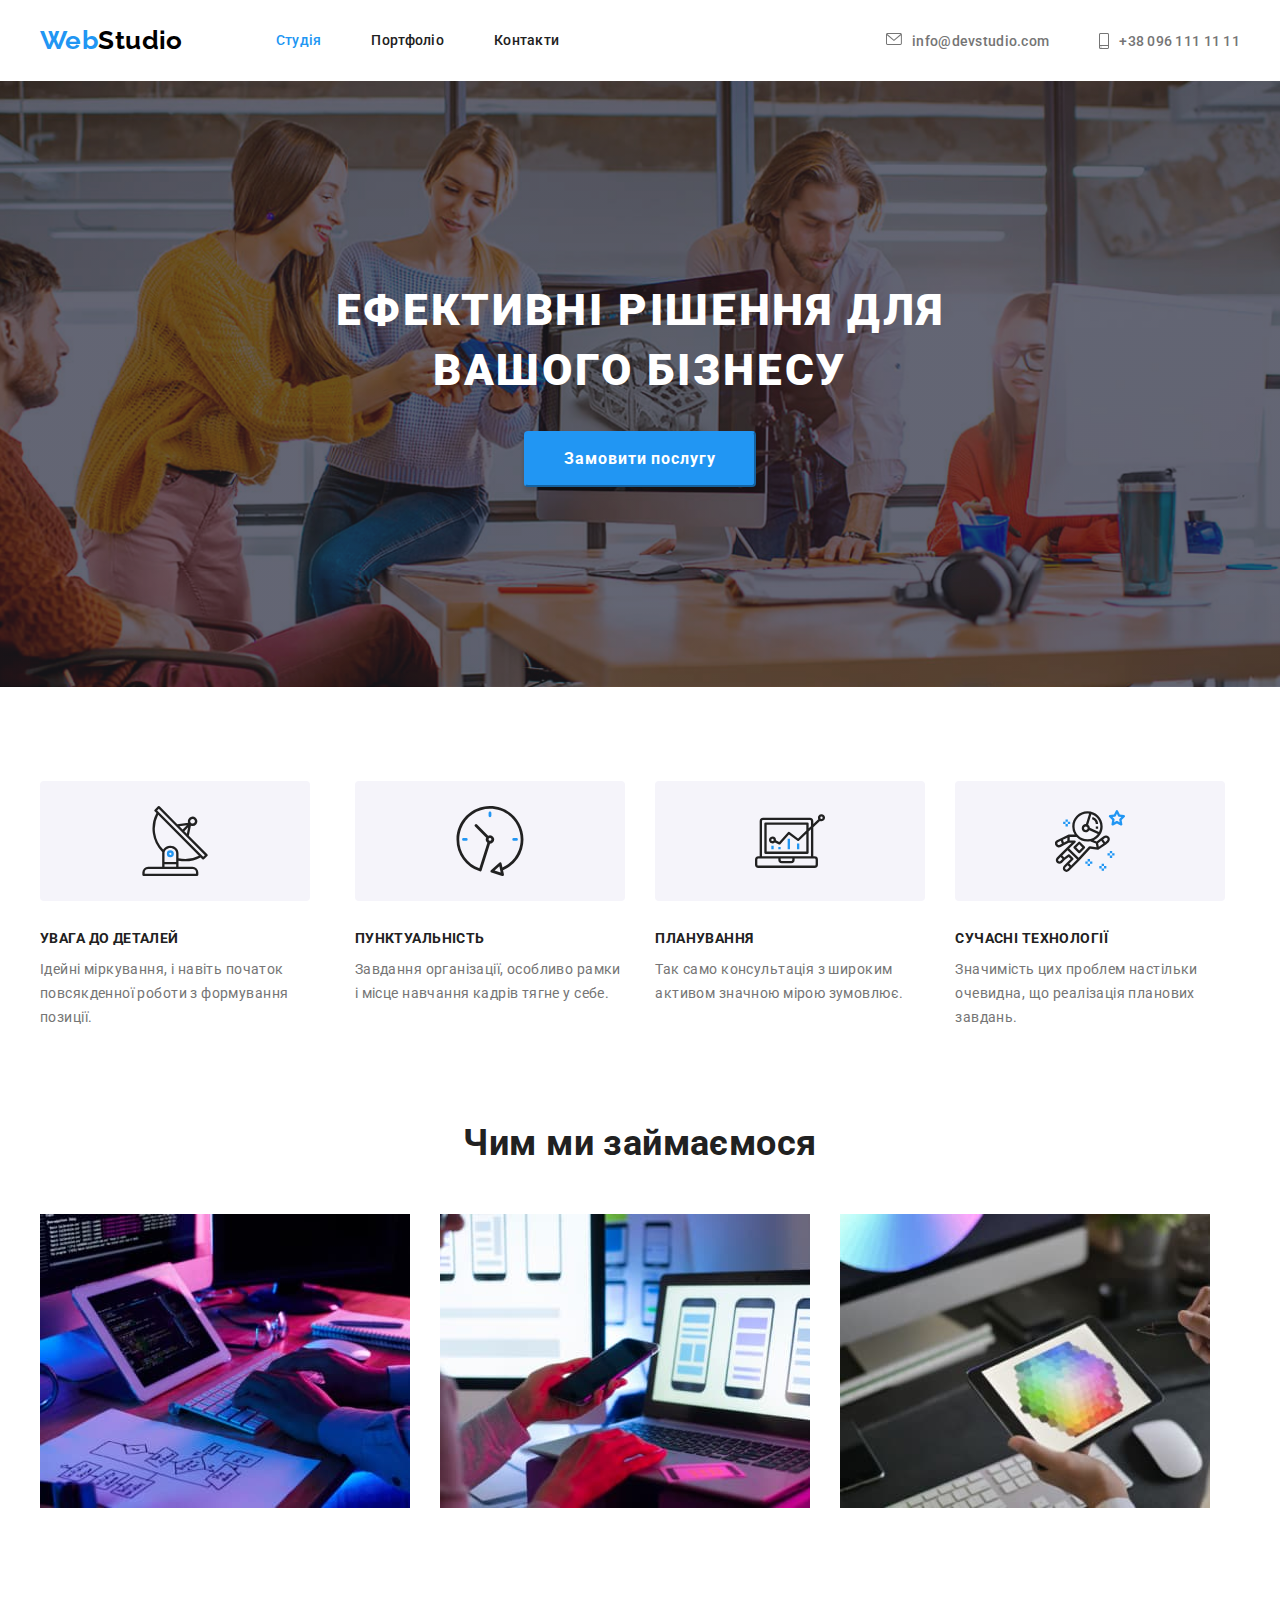
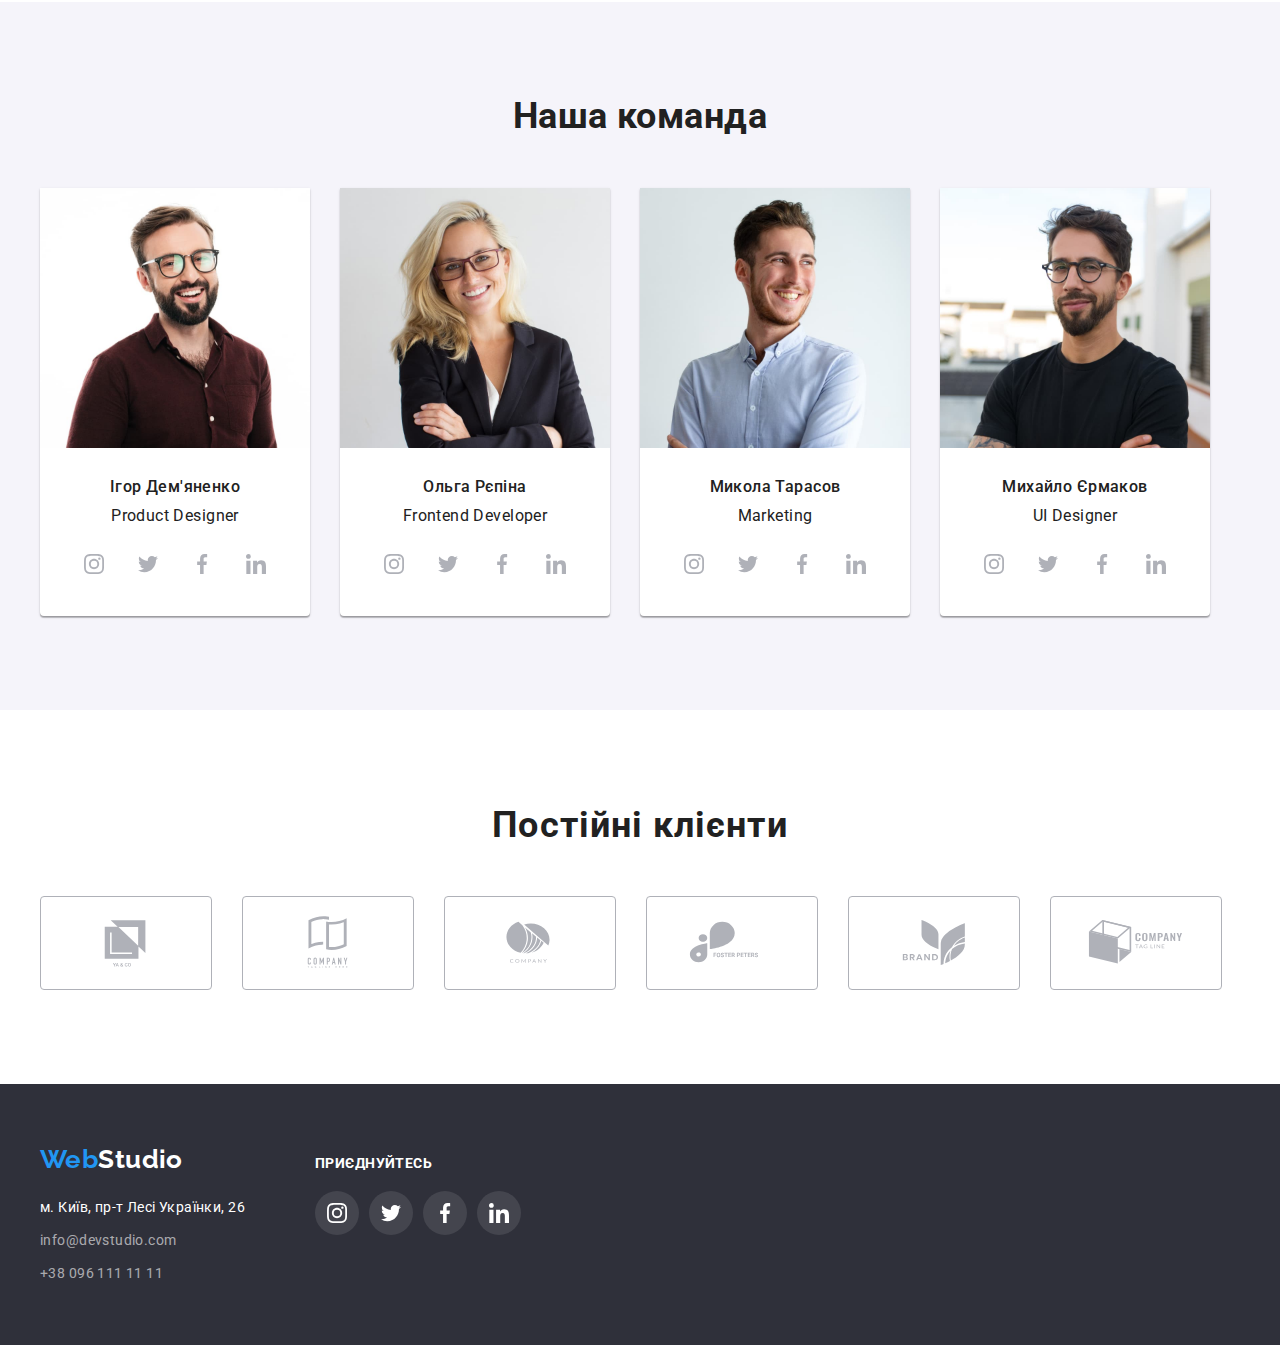
<file: index.html>
<!DOCTYPE html>
<html lang="uk">
<head>
    <meta charset="UTF-8">
    <meta http-equiv="X-UA-Compatible" content="IE=edge">
    <meta name="viewport" content="width=device-width, initial-scale=1.0">
    <title>WebStudio</title>
    <link rel="preconnect" href="https://fonts.googleapis.com">
    <link rel="preconnect" href="https://fonts.gstatic.com" crossorigin>
    <link href="https://fonts.googleapis.com/css2?family=Raleway:wght@700&family=Roboto:wght@400;500;700;900&display=swap"
        rel="stylesheet">
    <link rel="stylesheet" href="https://cdn.jsdelivr.net/npm/modern-normalize@1.1.0/modern-normalize.min.css">
    <link rel="stylesheet" href="./css/styles.css">
  </head>

<body>
    <!-- Верх сторінки з активними елементами -->
    <header class="header"> 
        <div class="div-header-content container">
                <a href="#" class="logotipe link"> <span class="header-text-web">Web</span><span class="header-text-studio">Studio</span> </a>
            <nav class="header-nav">
                
                <ul class="header-list list">
                    <li><a href="#" class="header-item link active-link" > Студія </a></li>
                    <li><a href="./portfolio.html" class="header-item link" >Портфоліо</a></li>
                    <li><a href="" class="header-item link" >Контакти</a></li>
                </ul>
            </nav>
            <ul class="header-list-adress list">
                <li>
                    <a href="mailto:info@devstudio.com" class="header-list-adress link">
                    <svg class="icon-mail" width="16" height="12">
                        <use href="./images/icons.svg#icon-mail"></use>
                    </svg>
                    info@devstudio.com
                    </a>
                </li>
                <li><a href="tel:+380961111111" class="header-list-adress link"> 
                    <svg class="icon-tel" width="10" height="16">
                        <use href="./images/icons.svg#icon-tel"></use>
                    </svg>
                    +38 096 111 11 11</a></li>
            </ul>
        </div>
    </header>

    <main>
        <!-- Шапка -->
        
        <section class="cap">
            <div class="div-cap container">
                <h1 class="cap-title">Ефективні рішення для <br>
                    вашого бізнесу</h1>
                <button class="cap-button" type="button"> Замовити послугу</button>
            </div>
        </section>
        
        <!-- Особливості -->
        <section class="features">

            <div class="div-features container">
            
                <h2 class="features-h2">Особливості</h2>

                <ul class="features-list list">
                    <li class="features-list-item">
                        <div class="div-features-icon">
                        <svg class="icon-antenna" width="70" height="70">
                            <use href="./images/icons.svg#icon-antenna"></use>
                        </svg>
                        </div>
                        <h3>УВАГА ДО ДЕТАЛЕЙ</h3>
                        <p> Ідейні міркування, і навіть початок повсякденної роботи з формування позиції.</p></li>
                                        
                    <li class="features-list-item">
                        <div class="div-features-icon">
                            <svg class="icon-clock" width="70" height="70">
                                <use href="./images/icons.svg#icon-clock"></use>
                            </svg>
                        </div>
                        <h3>ПУНКТУАЛЬНІСТЬ</h3>
                        <p> Завдання організації, особливо рамки і місце навчання кадрів тягне у себе.</p></li>
                            
                    <li class="features-list-item">
                        <div class="div-features-icon">
                            <svg class="icon-diagram" width="70" height="70">
                                <use href="./images/icons.svg#icon-diagram"></use>
                            </svg>
                        </div>
                        <h3>ПЛАНУВАННЯ</h3>
                        <p>Так само консультація з широким активом значною мірою зумовлює.</p></li>
                            
                    <li class="features-list-item">
                        <div class="div-features-icon">
                            <svg class="icon-astronaut" width="70" height="70">
                                <use href="./images/icons.svg#icon-astronaut"></use>
                            </svg>
                        </div>
                        <h3>СУЧАСНІ ТЕХНОЛОГІЇ</h3>
                        <p>Значимість цих проблем настільки очевидна, що реалізація планових завдань.</p></li>
                </ul>
            </div>
            </section>

        <!-- Чим ми займаємося -->
        <section class="we-do">
            <div class="div-we-do container">
                <h2 class="we-do-h2">Чим ми займаємося</h2>
                
                <ul class="we-do-list list">
                    <li><img src="./images/box1.jpg" alt="box1" width="370" height="294"></li>
                    <li><img src="./images/box2.jpg" alt="box2" width="370" height="294"></li>
                    <li><img src="./images/box3.jpg" alt="box3" width="370" height="294"></li>
                </ul>    
            </div>
        </section>
        
        <!-- Наша команда -->
        <section class="our-team">
        
            <div class="div-our-team container">
                <h2 class="our-team-h2">Наша команда</h2>
                
                <ul class="our-team-list list"> 
                    <li class="our-team-item">
                        <img src="./images/ProductDesigner.jpg" alt="Ігор Дем'яненко" width="270" height="260">
                        <div class="our-team-info">
                            <h3>Ігор Дем'яненко</h3>
                            <p> Product Designer</p>
                            <ul class="our-team-icon-list list">
                                <li>
                                    <a href="#" class="our-team-icon link">
                                        <svg class="icon-instagram" width="20" height="20">
                                            <use href="./images/icons.svg#icon-instagram"></use>
                                        </svg>
                                    </a>
                                </li>
                                    
                                <li>
                                    <a href="#" class="our-team-icon link">
                                        <svg class="icon-twitter" width="20" height="20">
                                            <use href="./images/icons.svg#icon-twitter"></use>
                                        </svg>
                                    </a>
                                </li>
                                    
                                <li>
                                <a href="#" class="our-team-icon link">
                                        <svg class="icon-facebook" width="20" height="20">
                                            <use href="./images/icons.svg#icon-facebook"></use>
                                        </svg>
                                    </a>
                                </li>
                                
                                <li>
                                <a href="#" class="our-team-icon link">
                                        <svg class="icon-linkedin" width="20" height="20">
                                            <use href="./images/icons.svg#icon-linkedin"></use>
                                        </svg>
                                    </a>
                                </li>
                            </ul> 
                                
                            
                        </div>

                        </li>
                    <li class="our-team-item">
                        <img src="./images/FrontendDeveloper.jpg" alt="Ольга Рєпіна" width="270" height="260">
                        <div class="our-team-info">
                            <h3>Ольга Рєпіна</h3>
                            <p>Frontend Developer</p>
                            <ul class="our-team-icon-list list">
                                <li>
                                    <a href="#" class="our-team-icon link">
                                        <svg class="icon-instagram" width="20" height="20">
                                            <use href="./images/icons.svg#icon-instagram"></use>
                                        </svg>
                                    </a>
                                </li>
                            
                                <li>
                                    <a href="#" class="our-team-icon link">
                                        <svg class="icon-twitter" width="20" height="20">
                                            <use href="./images/icons.svg#icon-twitter"></use>
                                        </svg>
                                    </a>
                                </li>
                            
                                <li>
                                    <a href="#" class="our-team-icon link">
                                        <svg class="icon-facebook" width="20" height="20">
                                            <use href="./images/icons.svg#icon-facebook"></use>
                                        </svg>
                                    </a>
                                </li>
                            
                                <li>
                                    <a href="#" class="our-team-icon link">
                                        <svg class="icon-linkedin" width="20" height="20">
                                            <use href="./images/icons.svg#icon-linkedin"></use>
                                        </svg>
                                    </a>
                                </li>
                            </ul>
                            
                        </div>
                        </li>
                    <li class="our-team-item">
                        <img src="./images/Marketing.jpg" alt="Микола Тарасов" width="270" height="260">
                        <div class="our-team-info">
                            <h3>Микола Тарасов</h3>
                            <p> Marketing</p>
                            <ul class="our-team-icon-list list">
                                <li>
                                    <a href="#" class="our-team-icon link">
                                        <svg class="icon-instagram" width="20" height="20">
                                            <use href="./images/icons.svg#icon-instagram"></use>
                                        </svg>
                                    </a>
                                </li>
                            
                                <li>
                                    <a href="#" class="our-team-icon link">
                                        <svg class="icon-twitter" width="20" height="20">
                                            <use href="./images/icons.svg#icon-twitter"></use>
                                        </svg>
                                    </a>
                                </li>
                            
                                <li>
                                    <a href="#" class="our-team-icon link">
                                        <svg class="icon-facebook" width="20" height="20">
                                            <use href="./images/icons.svg#icon-facebook"></use>
                                        </svg>
                                    </a>
                                </li>
                            
                                <li>
                                    <a href="#" class="our-team-icon link">
                                        <svg class="icon-linkedin" width="20" height="20">
                                            <use href="./images/icons.svg#icon-linkedin"></use>
                                        </svg>
                                    </a>
                                </li>
                            </ul>
                        </div>
                    </li>
                        <li class="our-team-item">
                                           
                        <img src="./images/UIDesigner.jpg" alt="Михайло Єрмаков" width="270" height="260">
                        <div class="our-team-info">
                            <h3>Михайло Єрмаков</h3>
                            <p>UI Designer</p>
                            <ul class="our-team-icon-list list">
                                <li>
                                    <a href="#" class="our-team-icon link">
                                        <svg class="icon-instagram" width="20" height="20">
                                            <use href="./images/icons.svg#icon-instagram"></use>
                                        </svg>
                                    </a>
                                </li>
                            
                                <li>
                                    <a href="#" class="our-team-icon link">
                                        <svg class="icon-twitter" width="20" height="20">
                                            <use href="./images/icons.svg#icon-twitter"></use>
                                        </svg>
                                    </a>
                                </li>
                            
                                <li>
                                    <a href="#" class="our-team-icon link">
                                        <svg class="icon-facebook" width="20" height="20">
                                            <use href="./images/icons.svg#icon-facebook"></use>
                                        </svg>
                                    </a>
                                </li>
                            
                                <li>
                                    <a href="#" class="our-team-icon link">
                                        <svg class="icon-linkedin" width="20" height="20">
                                            <use href="./images/icons.svg#icon-linkedin"></use>
                                        </svg>
                                    </a>
                                </li>
                            </ul>
                        </div>

                        </li>
                        
                        
                </ul>
            </div>
        </section>

        <!-- Regular customers Постійні клієнти -->

        <section class="regular-customers">
        
            <div class="div-regular-customers container">
                
                <h2 class="regular-customers-h2">Постійні клієнти</h2>
                
                <ul class="regular-customers-list list">
                    <li>
                        <a class="regular-customers-icon" href="">
                                                            
                                <svg class="icon-logo" width="106" height="60">
                                    <use href="./images/icons.svg#icon-logo"></use>
                                </svg>
                                
                        </a></li>
                    <li>
                        <a class="regular-customers-icon" href="">
                            
                            
                                <svg class="icon-logo-1" width="106" height="60">
                                    <use href="./images/icons.svg#icon-logo-1"></use>
                                </svg>
                            
                        </a></li>
                    <li>
                        <a class="regular-customers-icon" href="">
                            
                                <svg class="icon-logo-2" width="106" height="60">
                                    <use href="./images/icons.svg#icon-logo-2"></use>
                                </svg>
                            
                        </a></li>
                    <li>
                        <a class="regular-customers-icon" href="">
                            
                                <svg class="icon-logo-3" width="106" height="60">
                                    <use href="./images/icons.svg#icon-logo-3"></use>
                                </svg>
                            
                        </a></li>
                    <li>
                        <a class="regular-customers-icon" href="">
                            
                                <svg class="icon-logo-4" width="106" height="60">
                                    <use href="./images/icons.svg#icon-logo-4"></use>
                                </svg>
                            
                        </a></li>
                    <li>
                        <a class="regular-customers-icon" href="">
                            
                                <svg class="icon-logo-5" width="106" height="60">
                                    <use href="./images/icons.svg#icon-logo-5"></use>
                                </svg>
                            
                        </a></li>
                </ul>
                
                
        
                
        
        
                
            </div>
        </section>
    </main>

    <footer class="footer">

        <div class="div-footer container">
                <div class="footer-left">
                <a class="footer-logotipe link" href="#"><span class="footer-text-web">Web</span><span class="footer-text-studio">Studio</span></a>
                <address class="footer-adress">
                    <ul class="footer-adres-list list">
                        <li><a class="footer-adres-item link" href="https://goo.gl/maps/Fz6GeaeqfLtcT4g48" target="_blank" rel="noopener norefferer nofollov">м. Київ, пр-т Лесі Українки, 26</a></li>
                        <li><a class="footer-item link" href="mailto:info@devstudio.com">info@devstudio.com</a></li>
                        <li><a class="footer-item link"href="tel:+380961111111">+38 096 111 11 11</a></li>
                    </ul>
                </address>
                </div>
                <div class="footer-right">
                    <p class="footer-p">
                        приєднуйтесь
                    </p>
                    <div class="div-footer-icon">
                        <a href=# class="footer-icon link">
                            <svg class="icon-instagram" width="20" height="20">
                                <use href="./images/icons.svg#icon-instagram"></use>
                            </svg>
                        </a>
                        <a href=# class="footer-icon link">
                            <svg class="icon-twitter" width="20" height="20">
                                <use href="./images/icons.svg#icon-twitter"></use>
                            </svg>
                        </a>
                        <a href=# class="footer-icon link">
                            <svg class="icon-facebook" width="20" height="20">
                                <use href="./images/icons.svg#icon-facebook"></use>
                            </svg>
                        </a>
                        <a href=# class="footer-icon link">
                            <svg class="icon-linkedin" width="20" height="20">
                                <use href="./images/icons.svg#icon-linkedin"></use>
                            </svg>
                        </a>
                    </div>
                </div>
        </div>
    </footer>
</body>
</html>
</file>
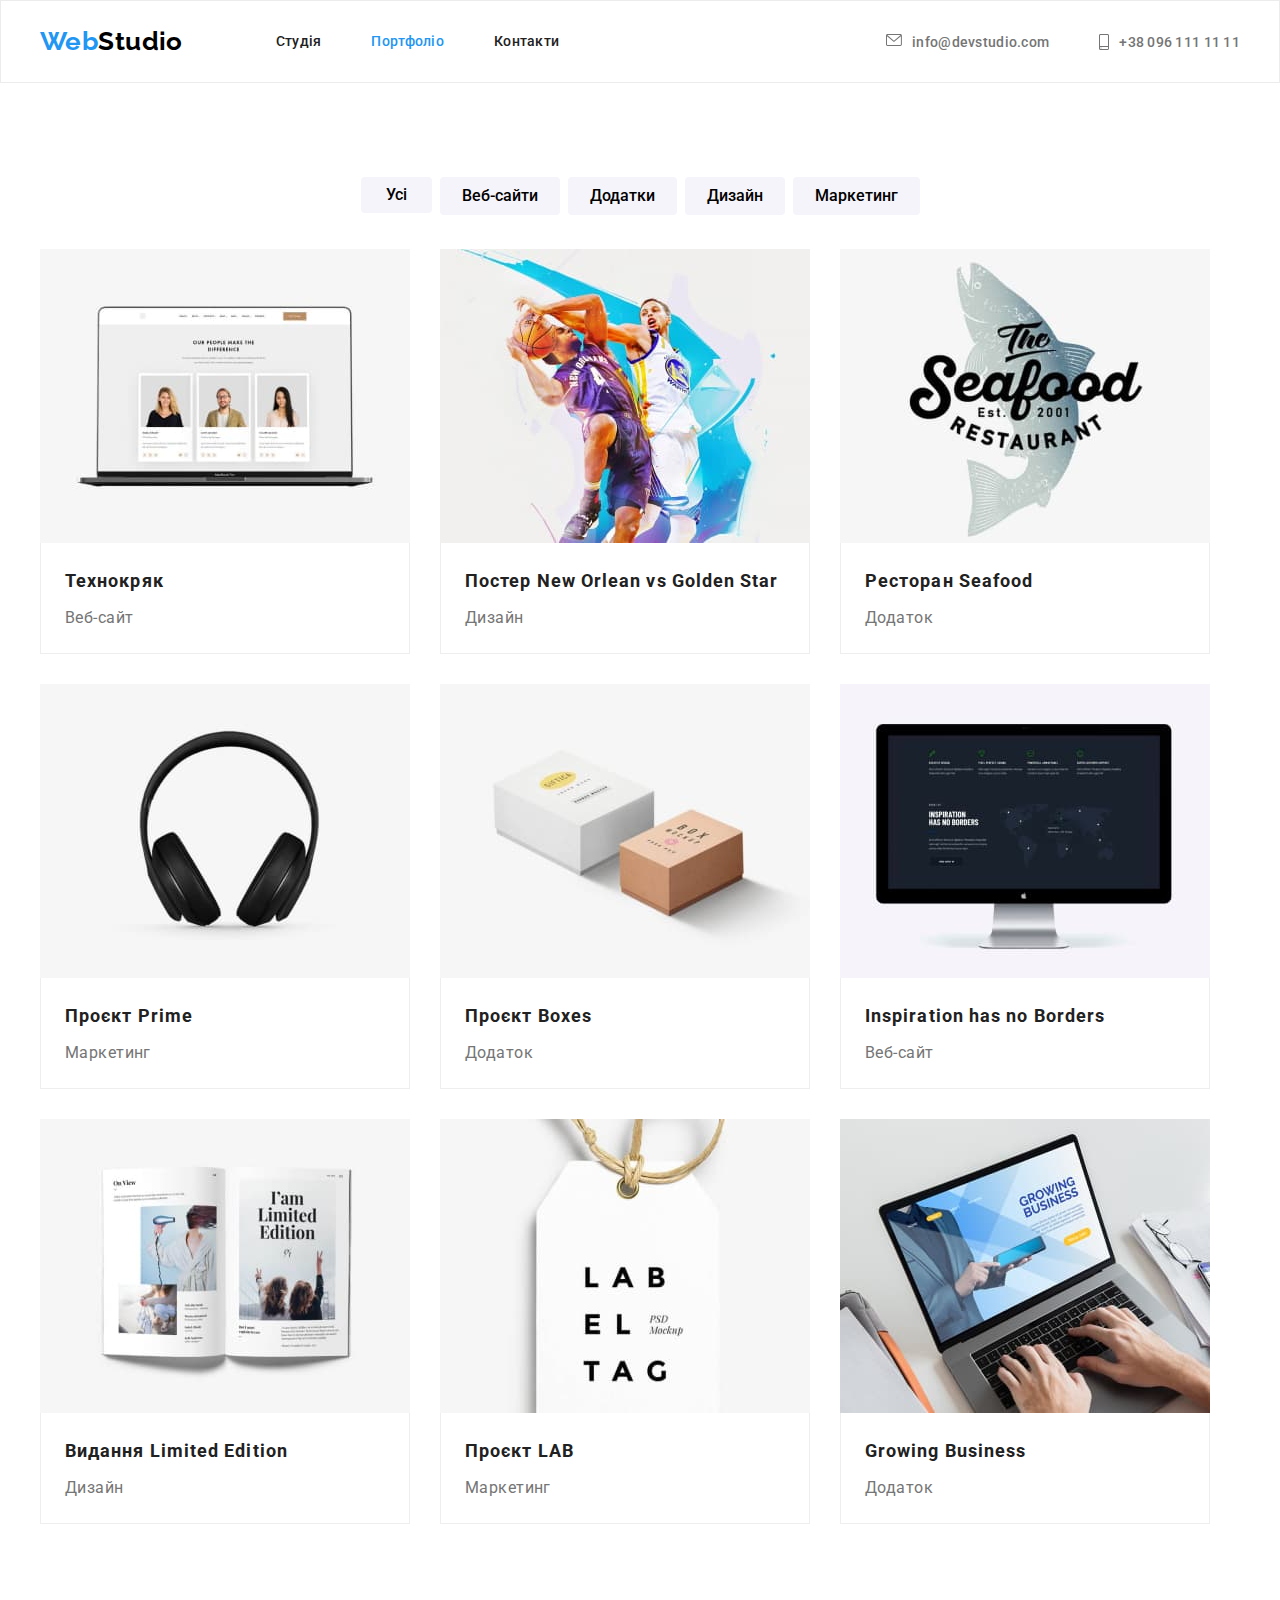
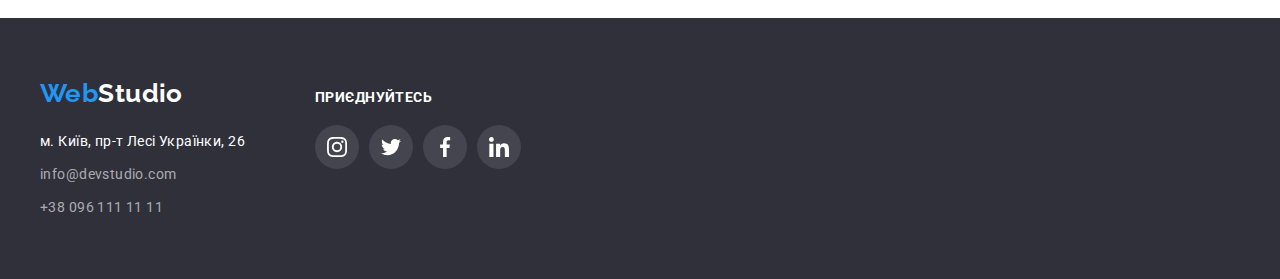
<file: portfolio.html>
<!DOCTYPE html>
<html lang="uk">

<head>
    <meta charset="UTF-8">
    <meta http-equiv="X-UA-Compatible" content="IE=edge">
    <meta name="viewport" content="width=device-width, initial-scale=1.0">
    <title>Portfolio</title>
    <link rel="preconnect" href="https://fonts.googleapis.com">
    <link rel="preconnect" href="https://fonts.gstatic.com" crossorigin>
    <link href="https://fonts.googleapis.com/css2?family=Raleway:wght@700&family=Roboto:wght@400;500;700;900&display=swap"
        rel="stylesheet">
    <link rel="stylesheet" href="https://cdn.jsdelivr.net/npm/modern-normalize@1.1.0/modern-normalize.min.css">
    <link rel="stylesheet" href="./css/styles.css">
</head>

<body>
    <!-- Верх сторінки з активними елементами -->
<header class="header header-portfolio">
    <div class="div-header-content container">
        
            <a href="#" class="logotipe link"> <span class="header-text-web">Web</span><span class="header-text-studio">Studio</span> </a>
        <nav class="header-nav">
            
            <ul class="header-list list">
                <li><a href="./index.html" class="header-item link"> Студія </a></li>
                <li><a href="#" class="header-item link active-link">Портфоліо</a></li>
                <li><a href="" class="header-item link">Контакти</a></li>
            </ul>
        </nav>
        <ul class="header-list-adress list">
            <li>
                <a href="mailto:info@devstudio.com" class="header-list-adress link">
                    <svg class="icon-mail" width="16" height="12">
                        <use href="./images/icons.svg#icon-mail"></use>
                    </svg>
                    info@devstudio.com
                </a>
            </li>
            <li><a href="tel:+380961111111" class="header-list-adress link">
                    <svg class="icon-tel" width="10" height="16">
                        <use href="./images/icons.svg#icon-tel"></use>
                    </svg>
                    +38 096 111 11 11</a></li>
        </ul>
    </div>
</header>

    <main>
       
       
        
        <!-- Фільтри -->
        <section class="portfolio">
            <div class="div-portfolio container">    
                    <h1 class="visually-hidden" >Портфоліо</h1>

                    <ul class="filters-list list">
                        <li><button class="button-all" type="button">Усі</button></li>
                        <li><button class="filters-button" type="button"> Веб-сайти</button></li>
                        <li><button class="filters-button" type="button"> Додатки</button></li>
                        <li><button class="filters-button" type="button"> Дизайн</button></li>
                        <li><button class="filters-button" type="button"> Маркетинг</button></li>
                    </ul>
                

                            <!-- Портфоліо -->

                <ul class="portfolio-list list">
                    
                    
                        <li>
                            <a class="portfolio-link link" href="">
                                <img src="./images/Portfolio-Tehno.jpg" alt="Технокряк" width="370" height="294">
                                <div class="portfolio-info">
                                    <h2>Технокряк</h2>
                                    <p>Веб-сайт</p>
                                </div>
                            </a>
                            
                        </li>
                    
                    
                    
                        <li>
                            <a class="portfolio-link link" href="">
                            <img src="./images/Portfolio-New-Orlean-vs-Golden-Star.jpg" alt="Постер" width="370" height="294">
                            <div class="portfolio-info">
                                <h2>Постер New Orlean vs Golden Star</h2>
                                <p>Дизайн</p>
                            </div>
                            </a>
                            
                            
                        </li>
                    
                    
                    
                        <li>
                            <a class="portfolio-link link" href="">
                                <img src="./images/Portfolio-Restaurant-Seafood.jpg" alt="Ресторан" width="370" height="294">
                                <div class="portfolio-info">
                                    <h2>Ресторан Seafood</h2>
                                    <p>Додаток</p>
                                </div>
                            </a>
                            
                        </li>
                    
                    
                    
                        <li>
                            <a class="portfolio-link link" href="">
                                <img src="./images/Portfolio-Project-Prime.jpg" alt="Проєкт Prime" width="370" height="294">
                                <div class="portfolio-info">
                                
                                    <h2>Проєкт Prime</h2>
                                    <p>Маркетинг</p>
                                </div>
                            </a>
                           
                        </li>
                    
                    
                    
                        <li>
                            <a class="portfolio-link link" href="">
                                <img src="./images/Portfolio-Project-Boxes.jpg" alt="Проєкт Boxes" width="370" height="294">
                                <div class="portfolio-info">
                                
                                    <h2>Проєкт Boxes</h2>
                                    <p>Додаток</p>
                                </div>
                            </a>
                            
                        </li>
                    
                    
                    
                        <li>
                            <a class="portfolio-link link" href="">
                                <img src="./images/Portfolio-Inspiration-has-no-Borders.jpg" alt="Inspiration has no Borders" width="370" height="294">
                                <div class="portfolio-info">
                                    <h2>Inspiration has no Borders</h2>
                                    <p>Веб-сайт</p>
                                </div>
                            </a>
                            
                        </li>
                    
                    
                    
                        <li>
                            <a class="portfolio-link link" href="">
                                <img src="./images/Portfolio-Limited-Edition.jpg" alt="Видання Limited Edition" width="370" height="294">
                                <div class="portfolio-info">
                                    <h2>Видання Limited Edition</h2>
                                    <p>Дизайн</p>
                            </a>
                            
                            </div>
                        </li>
                    
                    
                    
                        <li>
                            <a class="portfolio-link link" href="">
                                <img src="./images/Portfolio-Project-LAB.jpg" alt="Проєкт LAB" width="370" height="294">
                                <div class="portfolio-info">
                                    <h2>Проєкт LAB</h2>
                                    <p>Маркетинг</p>
                                </div>
                            </a>
                            
                        </li>
                    
                    
                    
                        <li>
                            <a class="portfolio-link link" href="">
                                <img src="./images/Portfolio-Growing-Business.jpg" alt="Growing Business" width="370" height="294">
                                <div class="portfolio-info">
                                    <h2>Growing Business</h2>
                                    <p>Додаток</p>
                                </div>
                            </a>
                            
                        </li>
                    
                </ul>

            </div>
        </section>
    </main>

    <footer class="footer">
    
        <div class="div-footer container">
            <div class="footer-left">
                <a class="footer-logotipe link" href="#"><span class="footer-text-web">Web</span><span
                        class="footer-text-studio">Studio</span></a>
                <address class="footer-adress">
                    <ul class="footer-adres-list list">
                        <li><a class="footer-adres-item link" href="https://goo.gl/maps/Fz6GeaeqfLtcT4g48" target="_blank"
                                rel="noopener norefferer nofollov">м. Київ, пр-т Лесі Українки, 26</a></li>
                        <li><a class="footer-item link" href="mailto:info@devstudio.com">info@devstudio.com</a></li>
                        <li><a class="footer-item link" href="tel:+380961111111">+38 096 111 11 11</a></li>
                    </ul>
                </address>
            </div>
            <div class="footer-right">
                <p class="footer-p">
                    приєднуйтесь
                </p>
                <div class="div-footer-icon">
                    <a href=# class="footer-icon link">
                        <svg class="icon-instagram" width="20" height="20">
                            <use href="./images/icons.svg#icon-instagram"></use>
                        </svg>
                    </a>
                    <a href=# class="footer-icon link">
                        <svg class="icon-twitter" width="20" height="20">
                            <use href="./images/icons.svg#icon-twitter"></use>
                        </svg>
                    </a>
                    <a href=# class="footer-icon link">
                        <svg class="icon-facebook" width="20" height="20">
                            <use href="./images/icons.svg#icon-facebook"></use>
                        </svg>
                    </a>
                    <a href=# class="footer-icon link">
                        <svg class="icon-linkedin" width="20" height="20">
                            <use href="./images/icons.svg#icon-linkedin"></use>
                        </svg>
                    </a>
                </div>
            </div>
        </div>
    </footer>
</body>

</html>
</file>
<file: css/styles.css>
/* general styses */

/* html {box-sizing: border-box;} */

*,
*::before,
*::after
{box-sizing: inherit;}



:root {
    --second-font: 'Raleway', sans-serif;
    --color-body: #212121;
    --color-body-second: #757575;
    --accent-color: #2196F3;
}

body {
    font-family: 'Roboto', sans-serif;
    font-size: 14px;
    letter-spacing: 0.03em;
    color: var(--color-body);
    /* outline: 2px solid tomato; */
}

/* Reset */

h1,h2,h3,h4,h5,h6,p {margin: 0;}


.link { 
text-decoration: none; 
color: var(--color-body);
}


.list {
    list-style: none;
    margin: 0px;
    padding: 0px;
}

img {display: block;}

/* Reset end  */

.container {width: 1200px;
    padding-left: 15px;
    padding-right: 15px;
    margin-left: auto;
    margin-right: auto;}

section {
    padding-top: 94px;
    padding-bottom: 94px;
}

/* body styles */
/* header styses */

.header {
    padding-top: 25px;
    padding-bottom: 25px;
}

.div-header-content {
    display: flex;
    
    align-items: center;
   
}

.logotipe {
    display: flex;
    margin-right: 93px;
    
    font-family: var(--second-font);
    font-weight: 700;
    font-size: 26px;
    line-height: calc(31/26);
    
    
    }

.header-nav {
    display: flex;
    
    align-items: center;
}

.header-list {
    display: flex;
    
    
    font-weight: 500;
    line-height: 1.14;
    letter-spacing: 0.02em;
    color: var(--color-body);
        
        }

.header-list >li:not(:last-child) {margin-right: 50px;}

.header-text-web {color: #2196F3;}
.header-text-studio {color: #000000;}

.header-item:hover, .header-item:focus, .header-item:active {color: #2196F3;}

.header-list-adress  {
    display: flex;
    margin-left: auto;

    color: var(--color-body-second);
    font-weight: 500;
    font-size: 14px;
    line-height: calc(16/14);
    letter-spacing: 0.02em;
    
    }

.header-list-adress >li:not(:last-child) {margin-right: 50px;}

.header-list-adress:hover, .header-list-adress:focus, .header-list-adress:active {color: #2196F3;}

.active-link {color: #2196F3;}

.icon-mail {
    display: flex;
    margin-right: 10px;
    fill: currentColor;
    align-items: center;
    justify-content: center;
    
}
.icon-mail:hover,.icon-mail:focus,.icon-mail:active {color: #2196F3;}

.icon-tel {
    display: flex;
    margin-right: 10px;
    fill: currentColor;
    align-items: center;
    justify-content: center;

}

.icon-tel:hover,.icon-tel:focus,.icon-tel:active {color: #2196F3;}

/* main styles */

.cap {
    background: #C4C4C4;
    background-image: linear-gradient(rgba(47, 48, 58, 0.4), rgba(47, 48, 58, 0.4)), url(../images/Bg-hero.png);
    background-repeat: no-repeat;
    background-position: center;
    background-size: cover;
    padding-top: 200px;
    padding-bottom: 200px;
    margin-left: auto;
    margin-right: auto;
    max-width: 1600px;
    
}

.div-cap {
        
    margin-left: auto;
    margin-right: auto;
   

    text-align: center;
}

.cap-title {
    display: inline-block;
    margin-bottom: 30px;
    
    
    font-weight: 900;
    font-size: 44px;
    line-height: 1.36;
    letter-spacing: 0.06em;
    text-transform: uppercase;
    color: #FFFFFF;
    
    
    }

.cap-button {
    display: flex;
    width: 216px;
    height: 50px;
    align-items: center;
    justify-content:center;
    margin-right: auto;
    margin-left: auto;

    font-weight: 700;
    font-size: 16px;
    line-height: 1.87;
    
    letter-spacing: 0.06em;
    font-family: inherit;
    color: #FFFFFF;
    background: #2196F3;
    box-shadow: 0px 4px 4px rgba(0, 0, 0, 0.15);
    border-radius: 4px;
    border-color: #2196F4;
    cursor: pointer;
    }

.cap-button:hover, .cap-button:focus, .cap-button:active {background: #188CE8;}
/* styles features */

.div-features {
    
    
   
}

.features-list {
    display: flex;
    gap: 30px;
    justify-content:center;
}

.features-list-item {
    flex-basis: calc((100%-90px)/4);
}
    
    
    .features-list h3{
    margin-top: 0px;
    margin-bottom: 10px;
    
    font-weight: 700;
    line-height: 1.14;
    font-size: 14px;
    text-transform: uppercase;}

.features-list p {font-family: 'Roboto';
    font-style: normal;
    font-weight: 400;
    line-height: 24px;
   
    color: var(--color-body-second);}

.div-features-icon {
    display: flex;  
    margin-bottom: 30px;
    width: 270px;
    height: 120px;
    align-items: center;
    justify-content: center;
    
    background: #F5F4FA;
    border-radius: 4px;
    
}

.icon-antenna {
    display: flex;
    
    fill: currentColor;
   }

.icon-clock{
        display: flex;

        fill: currentColor;
    }

.icon-diagram{
        display: flex;

        fill: currentColor;
    }




/* styles we-do */

.we-do {padding-top: 0;}

.div-we-do {
    
    
}

.we-do-h2 {
    font-weight: 700;
    font-size: 36px;
    line-height: 1.16;
    text-align: center;
    margin-bottom: 50px;
}

.we-do-list {
    display: flex;

}

.we-do-list > li:not(:last-child) {margin-right: 30px;}

/* styses Our-team */

.our-team {
    background: #F5F4FA;
    max-width: 1600px;
    /* height: 708px; */
    margin-right: auto;
    margin-left: auto;
}

.div-our-team {
   
    
}

.our-team-list {
    display: flex;
}

.our-team-list >li:not(:last-child) {
    margin-right: 30px;
}

.our-team-item {
    background: #FFFFFF;
    box-shadow: 0px 1px 3px rgba(0, 0, 0, 0.12), 0px 1px 1px rgba(0, 0, 0, 0.14), 0px 2px 1px rgba(0, 0, 0, 0.2);
    border-radius: 0px 0px 4px 4px;
}

.our-team-info {
    padding-top: 30px;
    padding-bottom: 30px;
    padding-left: auto;
    padding-right: auto;;
    
}

.our-team-h2 {
    margin-bottom: 50px;
    font-weight: 700;
    font-size: 36px;
    line-height: 1.16;
    text-align: center;
    }

.our-team h3 {
    margin-bottom: 10px;
    font-weight: 500;
    font-size: 16px;
    line-height: 1.18;
    text-align: center;
    }

.our-team p {
    font-size: 16px;
    line-height: 1.18;
    text-align: center;
    }

.our-team-icon-list {
    display: flex;
    justify-content: center;
    gap: 10px;
    margin-top: 16px;
}

.our-team-icon {
    width: 44px;
    height: 44px;
    
    display: flex;
    justify-content: center;
    align-items: center;
    color: #AFB1B8;
    border-radius: 50%; 
}

.icon-instagram, .icon-twitter, .icon-facebook, .icon-linkedin{
    fill: currentColor;
    }

.our-team-icon:hover, .our-team-icon:focus, .our-team-icon:active {background: #2196F3}
.our-team-icon:hover,.our-team-icon:focus,.our-team-icon:active {color: #FFFFFF;}

/* Regular customers Постійні клієнти */


.regular-customers-list {
    display: flex;
    gap: 30px;

}

.regular-customers-icon {
    display: flex;
    justify-content: center;
    align-items: center;
    width: 170px;
    height: 92px;
    
    color: #AFB1B8;
    border: 1px solid #AFB1B8;
    border-radius: 4px;
}

.icon-logo, .icon-logo-1, .icon-logo-2, .icon-logo-3, .icon-logo-4, .icon-logo-5 {
    fill: currentColor;
}

.regular-customers-icon:hover,.regular-customers-icon:focus,.regular-customers-icon:active {border-color: #2196F3; color: #2196F3;}


.regular-customers-h2 {
    margin-bottom: 50px;    
    
    font-weight: 700;
        font-size: 36px;
        line-height: 42px;
        text-align: center;
        letter-spacing: 0.03em;
        color: #212121;
}




/* styles footer */

.footer {
    background: #2F303A;
    padding-top: 60px;
    padding-bottom: 60px;
    max-width: 1600px;
    margin-right: auto;
    margin-left: auto;
}

.div-footer{
    display: flex;
    gap: 70px;
    align-items: baseline;
}

.footer-p {
     margin-bottom: 20px;
    
    font-weight: 700;
        font-size: 14px;
        line-height: calc(16/14);
        letter-spacing: 0.03em;
        text-transform: uppercase;
    
        color: #FFFFFF;
}

.footer-text-web {
    color: #2196F3;}

.footer-text-studio {
    color: #FFFFFF;}

.footer-logotipe {
    display: inline-block;
    margin-bottom: 20px;
    
    font-family: var(--second-font);
    font-weight: 700;
    font-size: 26px;
    line-height: 1.19;
    
    color: #2196F3;}

.footer-adress {font-style: normal;}

.footer-adres-list >li:not(:last-child) {
    padding-bottom: 9px;
}

.footer-adres-item {
        font-size: 14px;
        line-height: calc(24/14);
        letter-spacing: 0.03em;
        color: #FFFFFF;}

.footer-item {
        font-size: 14px;
        line-height: 24px;
        letter-spacing: 0.03em;
        color: rgba(255, 255, 255, 0.6);}

.footer-item:hover, .footer-item:focus, .footer-item:active {color: #2196F3;}
.footer-adres-item:hover, .footer-adres-item:focus, .footer-adres-item:active {color: #2196F3;}
    
.div-footer-icon {
    display: flex;
    justify-content: center;
    gap: 10px;
    margin-top: 20px;
    
}

.footer-icon {
    width: 44px;
    height: 44px;

    display: flex;
    justify-content: center;
    align-items: center;
    color: #FFFFFF;
    background: rgba(255, 255, 255, 0.1);
    border-radius: 50%;
}

.footer-icon:hover,.footer-icon:focus,.footer-icon:active {background: #2196F3;}

/* STYSES FOR PORTFOLIO.HTML*/

    /* main styles */

    .visually-hidden, .features-h2 {
        position: absolute;
            width: 1px;
            height: 1px;
            margin: -1px;
            border: 0;
            padding: 0;
        
            white-space: nowrap;
            clip-path: inset(100%);
            clip: rect(0 0 0 0);
            overflow: hidden;
    }

.header-portfolio {
    border: 1px solid #ECECEC;
}

.div-portfolio {
    
}

.filters-list {
    display: flex;
    justify-content: center;
    margin-bottom: 34px;
}

.filters-list >li:not(:last-child) {margin-right: 8px;}

.button-all {
    padding-top: 6px;
    padding-bottom: 6px;
    padding-right: 25px;
    padding-left: 25px;
    border: none;
    
    background: #F5F4FA;
    
    border-radius: 4px;
        font-weight: 500;
        font-size: 16px;
        line-height: 1.5;
        text-align: center;
        font-family:inherit;
        cursor: pointer;}

.filters-button {
    padding-top: 6px;
    padding-bottom: 6px;
    padding-right: 22px;
    padding-left: 22px;
    border: none;

    background: #F5F4FA;
    border-radius: 4px;
    font-weight: 500;
    font-size: 16px;
    line-height: 26px;
    text-align: center;
    
    font-family: inherit;
    cursor: pointer;}

    .button-all:hover, .button-all:focus, .button-all:active {background: #2196F3; color: #F5F4FA; 
        box-shadow: 0px 3px 1px rgba(0, 0, 0, 0.1), 0px 1px 2px rgba(0, 0, 0, 0.08), 0px 2px 2px rgba(0, 0, 0, 0.12);}
    .filters-button:hover, .filters-button:focus, .filters-button:active {background: #2196F3; color: #F5F4FA; 
        box-shadow: 0px 3px 1px rgba(0, 0, 0, 0.1), 0px 1px 2px rgba(0, 0, 0, 0.08), 0px 2px 2px rgba(0, 0, 0, 0.12);}

    /* styles portfolio list */

.portfolio-list {
    display: flex;
    flex-wrap: wrap;
    gap: 30px;
}

.portfolio-list >a:not(:last-child) {margin-right: 30px; margin-bottom: 30px;}

.portfolio-info {
    padding-top: 20px;
    padding-right: 24px;
    padding-bottom: 20px;
    padding-left: 24px;
    
    
    border-right: 1px solid #EEEEEE;
    border-bottom: 1px solid #EEEEEE;
    border-left: 1px solid #EEEEEE;
}

.portfolio-list h2 {
    margin-bottom: 4px;
        font-weight: 700;
        font-size: 18px;
        line-height: 2.0;
        letter-spacing: 0.06em;
        color: var(--color-body);
}

.portfolio-list p {
        font-size: 16px;
        line-height: 1.87;
        color: var(--color-body-second);
}
</file>
